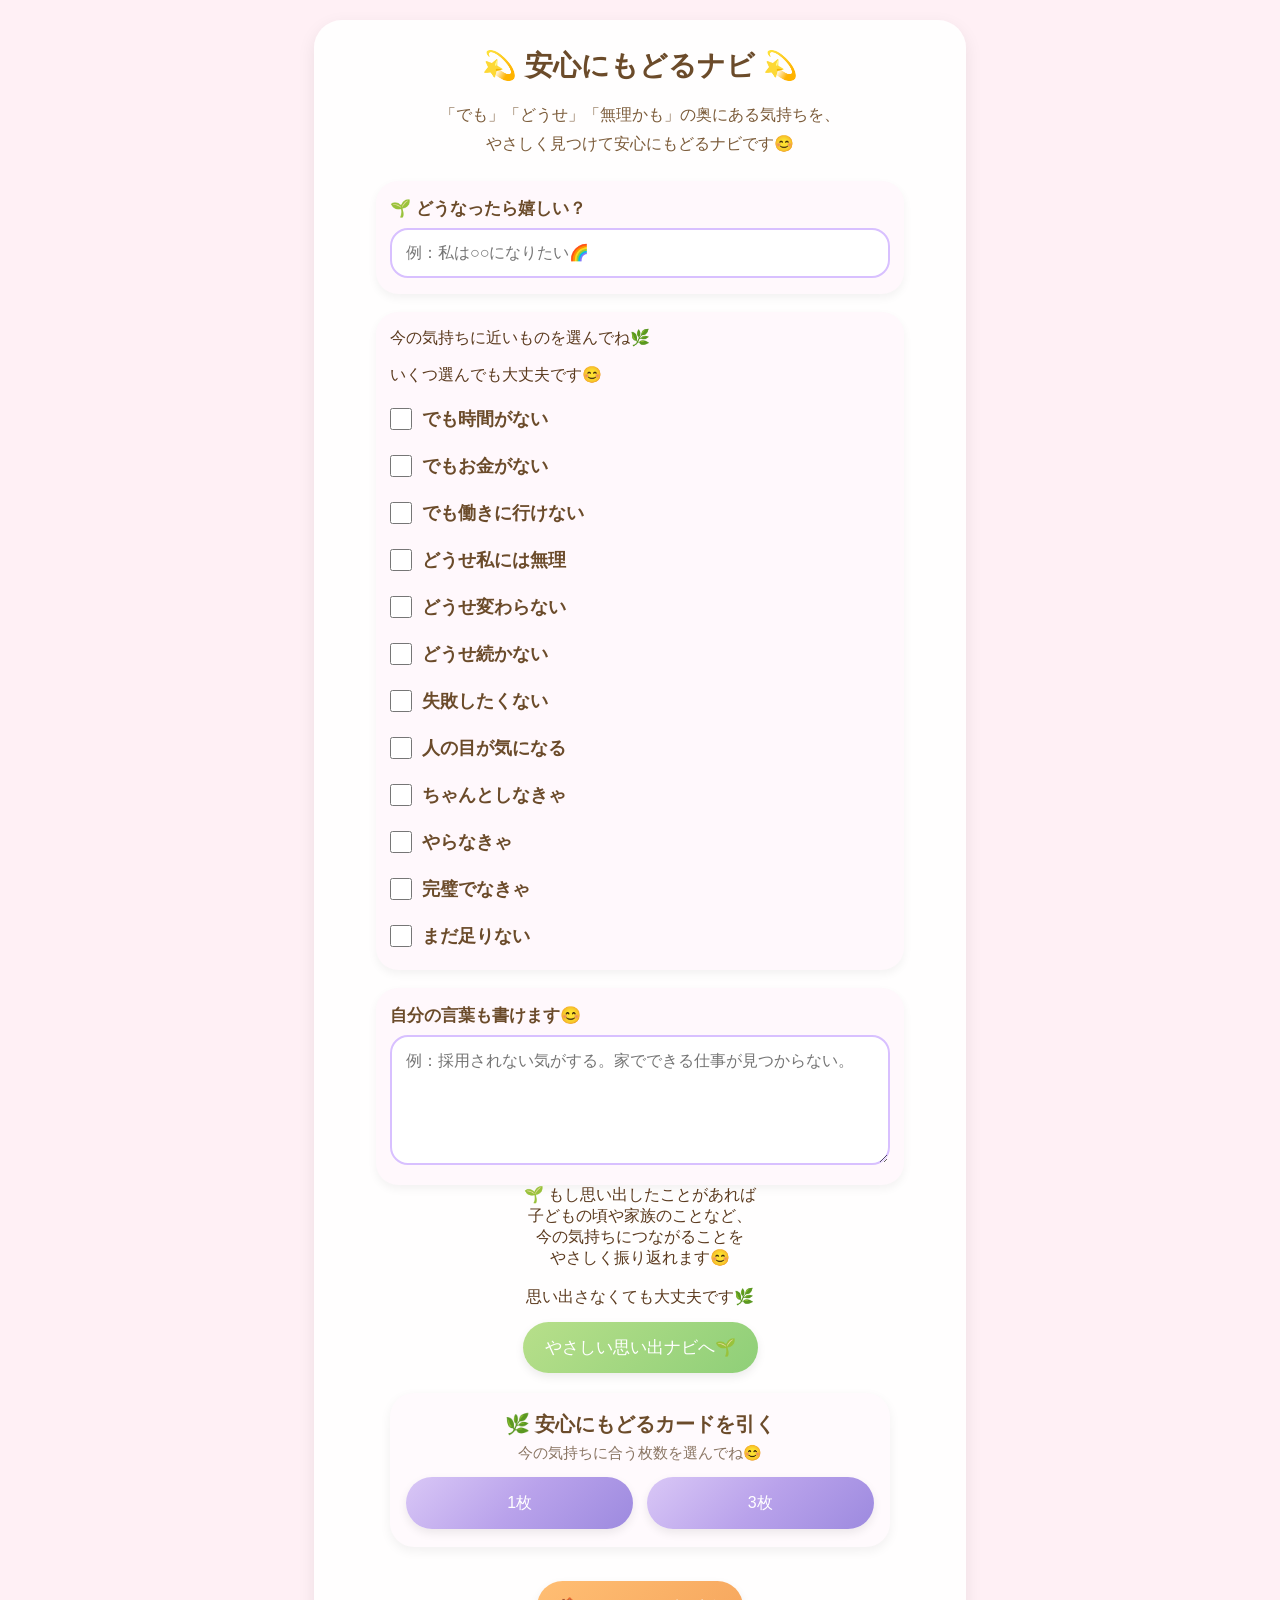
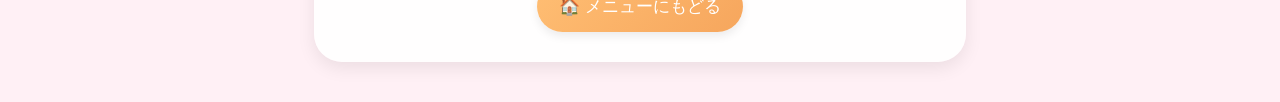
<file: boss-anshin.html>
<!DOCTYPE html>
<html lang="ja">
<head>
  <meta charset="UTF-8">

  <meta
    name="viewport"
    content="width=device-width, initial-scale=1.0"
  >

  <title>AI×思い込みカード｜思い込み解放ワークアプリ</title>

  <link
    rel="stylesheet"
    href="boss-anshin.css"
  >
</head>

<body>

  <div class="main-card">

    <!-- 入力画面 -->
    <div id="inputScreen">

      <h1>💫 安心にもどるナビ 💫</h1>

      <p class="desc">
        「でも」「どうせ」「無理かも」の奥にある気持ちを、<br>
        やさしく見つけて安心にもどるナビです😊
      </p>


      <div class="input-box">

        <label for="theme">
          🌱 どうなったら嬉しい？
        </label>

        <input
          id="theme"
          type="text"
          placeholder="例：私は○○になりたい🌈"
        >

      </div>


      <div class="input-box">

        <div class="input-title">
          今の気持ちに近いものを選んでね🌿
        </div>

        <p class="input-note">
          いくつ選んでも大丈夫です😊
        </p>

        <div class="check-list">

          <label class="check-item">
            <input
              type="checkbox"
              class="block-check"
              value="でも時間がない"
            >
            <span>でも時間がない</span>
          </label>

          <label class="check-item">
            <input
              type="checkbox"
              class="block-check"
              value="でもお金がない"
            >
            <span>でもお金がない</span>
          </label>

          <label class="check-item">
            <input
              type="checkbox"
              class="block-check"
              value="でも働きに行けない"
            >
            <span>でも働きに行けない</span>
          </label>

          <label class="check-item">
            <input
              type="checkbox"
              class="block-check"
              value="どうせ私には無理"
            >
            <span>どうせ私には無理</span>
          </label>

          <label class="check-item">
            <input
              type="checkbox"
              class="block-check"
              value="どうせ変わらない"
            >
            <span>どうせ変わらない</span>
          </label>

          <label class="check-item">
            <input
              type="checkbox"
              class="block-check"
              value="どうせ続かない"
            >
            <span>どうせ続かない</span>
          </label>

          <label class="check-item">
            <input
              type="checkbox"
              class="block-check"
              value="失敗したくない"
            >
            <span>失敗したくない</span>
          </label>

          <label class="check-item">
            <input
              type="checkbox"
              class="block-check"
              value="人の目が気になる"
            >
            <span>人の目が気になる</span>
          </label>

          <label class="check-item">
            <input
              type="checkbox"
              class="block-check"
              value="ちゃんとしなきゃ"
            >
            <span>ちゃんとしなきゃ</span>
          </label>

          <label class="check-item">
            <input
              type="checkbox"
              class="block-check"
              value="やらなきゃ"
            >
            <span>やらなきゃ</span>
          </label>

          <label class="check-item">
            <input
              type="checkbox"
              class="block-check"
              value="完璧でなきゃ"
            >
            <span>完璧でなきゃ</span>
          </label>

          <label class="check-item">
            <input
              type="checkbox"
              class="block-check"
              value="まだ足りない"
            >
            <span>まだ足りない</span>
          </label>

        </div>

      </div>


      <div class="input-box">

        <label for="customBlocks">
          自分の言葉も書けます😊
        </label>

        <textarea
          id="customBlocks"
          placeholder="例：採用されない気がする。家でできる仕事が見つからない。"
        ></textarea>

      </div>


      <!-- チェック項目と自由入力をまとめる場所 -->
      <textarea
        id="blocks"
        class="hidden"
        aria-hidden="true"
      ></textarea>


      <!-- 思い出ナビ -->
      <div class="memory-link-box">

        <div class="memory-link-title">
          🌱 もし思い出したことがあれば
        </div>

        <div class="memory-link-text">
          子どもの頃や家族のことなど、<br>
          今の気持ちにつながることを<br>
          やさしく振り返れます😊
          <br><br>
          思い出さなくても大丈夫です🌿
        </div>

        <div
          id="memorySavedNote"
          class="memory-saved-note hidden"
        >
          🌈 思い出したことが保存されています
        </div>

        <button
          class="memory-btn"
          onclick="goToMemory()"
        >
          やさしい思い出ナビへ🌱
        </button>

      </div>


      <!-- カードを引く -->
      <div class="draw-area">

        <div class="draw-title">
          🌿 安心にもどるカードを引く
        </div>

        <p class="draw-note">
          今の気持ちに合う枚数を選んでね😊
        </p>

        <div class="draw-buttons">

          <button
            class="boss-btn"
            onclick="startDrawOne()"
          >
            1枚
          </button>

          <button
            class="boss-btn"
            onclick="startDrawThree()"
          >
            3枚
          </button>

        </div>

      </div>


      <div class="button-group">

        <button
          class="back-btn"
          onclick="goToMenu()"
        >
          🏠 メニューにもどる
        </button>

      </div>

    </div>


    <!-- カード結果画面 -->
    <div
      id="cardScreen"
      class="hidden"
    >

      <h1>🌈 安心にもどるカード 🌈</h1>

      <p class="desc">
        今のあなたに出てきたカードを<br>
        やさしく眺めてみてね😊
      </p>


      <div
        id="cardsArea"
        class="cards-area"
      ></div>


      <button
        id="copyBtn"
        class="copy-btn"
        onclick="copyPrompt()"
        disabled
      >
        🐶 チャッピーGPTへ送る文章をコピー
      </button>


      <p class="note">
        AIの答えは絶対ではなく、<br>
        今の自分をやさしく整理するためのヒントです🌿
      </p>


      <div class="button-group">

        <button
          class="back-btn"
          onclick="backToInput()"
        >
          ↩️ 入力画面に戻る
        </button>

        <button
          class="back-btn"
          onclick="goToMenu()"
        >
          🏠 メニューにもどる
        </button>

      </div>

    </div>

  </div>


  <script src="boss-anshin.js?v=4"></script>


  <script>

    /* 選んだ気持ちと自由入力をまとめる */
    function collectBlocks(){
      const selected = [];

      document
        .querySelectorAll(".block-check:checked")
        .forEach((checkbox) => {
          selected.push(checkbox.value);
        });

      const customText =
        document
          .getElementById("customBlocks")
          .value
          .trim();

      if(customText){
        selected.push(customText);
      }

      const blocksText =
        selected.join("\n");

      document
        .getElementById("blocks")
        .value = blocksText;

      return blocksText;
    }


    /* 現在の入力内容を保存する */
    function saveAnshinInputs(){
      const theme =
        document
          .getElementById("theme")
          .value;

      const customBlocks =
        document
          .getElementById("customBlocks")
          .value;

      const selectedBlocks = [];

      document
        .querySelectorAll(".block-check:checked")
        .forEach((checkbox) => {
          selectedBlocks.push(checkbox.value);
        });

      localStorage.setItem(
        "anshinTheme",
        theme
      );

      localStorage.setItem(
        "anshinCustomBlocks",
        customBlocks
      );

      localStorage.setItem(
        "anshinSelectedBlocks",
        JSON.stringify(selectedBlocks)
      );

      collectBlocks();
    }


    /* 保存した入力内容を復元する */
    function loadAnshinInputs(){
      const savedTheme =
        localStorage.getItem("anshinTheme") || "";

      const savedCustomBlocks =
        localStorage.getItem("anshinCustomBlocks") || "";

      let savedSelectedBlocks = [];

      try{
        savedSelectedBlocks =
          JSON.parse(
            localStorage.getItem(
              "anshinSelectedBlocks"
            ) || "[]"
          );
      }catch(error){
        savedSelectedBlocks = [];
      }

      document
        .getElementById("theme")
        .value = savedTheme;

      document
        .getElementById("customBlocks")
        .value = savedCustomBlocks;

      document
        .querySelectorAll(".block-check")
        .forEach((checkbox) => {
          checkbox.checked =
            savedSelectedBlocks.includes(
              checkbox.value
            );
        });

      collectBlocks();
    }


    /* 思い出ナビへ進む */
    function goToMemory(){
      saveAnshinInputs();

      sessionStorage.setItem(
        "returnFromMemory",
        "true"
      );

      location.href =
        "omoide.html";
    }


    /* 思い出が保存されているか表示する */
    function updateMemorySavedNote(){
      const memoryChecks =
        localStorage.getItem("memoryChecks");

      const memoryText =
        (
          localStorage.getItem("memoryText") ||
          ""
        ).trim();

      let hasMemoryChecks = false;

      try{
        const parsedChecks =
          JSON.parse(memoryChecks || "[]");

        hasMemoryChecks =
          Array.isArray(parsedChecks) &&
          parsedChecks.length > 0;
      }catch(error){
        hasMemoryChecks = false;
      }

      const note =
        document.getElementById(
          "memorySavedNote"
        );

      if(hasMemoryChecks || memoryText){
        note.classList.remove("hidden");
      }else{
        note.classList.add("hidden");
      }
    }


    /* カードを引く前の確認 */
    function validateInputs(){
      const theme =
        document
          .getElementById("theme")
          .value
          .trim();

      const blocks =
        collectBlocks();

      if(!theme){
        alert(
          "どうなったら嬉しいか入れてね😊"
        );

        return false;
      }

      if(!blocks){
        alert(
          "今の気持ちに近いものを選ぶか、自分の言葉を入れてね🌿"
        );

        return false;
      }

      saveAnshinInputs();

      return true;
    }


    /* カード結果画面を開く */
    function openCardScreen(){
      document
        .getElementById("inputScreen")
        .classList
        .add("hidden");

      document
        .getElementById("cardScreen")
        .classList
        .remove("hidden");

      window.scrollTo({
        top: 0,
        behavior: "smooth"
      });
    }


    /* 1枚引き */
    function startDrawOne(){
      if(!validateInputs()){
        return;
      }

      openCardScreen();
      drawBossOne();
    }


    /* 3枚引き */
    function startDrawThree(){
      if(!validateInputs()){
        return;
      }

      openCardScreen();
      drawBossThree();
    }


    /* 入力画面へ戻る */
    function backToInput(){
      document
        .getElementById("cardScreen")
        .classList
        .add("hidden");

      document
        .getElementById("inputScreen")
        .classList
        .remove("hidden");

      window.scrollTo({
        top: 0,
        behavior: "smooth"
      });
    }


    /* 前回の安心ナビ入力を消す */
    function clearAnshinInputs(){
      document
        .getElementById("theme")
        .value = "";

      document
        .getElementById("customBlocks")
        .value = "";

      document
        .getElementById("blocks")
        .value = "";

      document
        .querySelectorAll(".block-check")
        .forEach((checkbox) => {
          checkbox.checked = false;
        });

      localStorage.removeItem(
        "anshinTheme"
      );

      localStorage.removeItem(
        "anshinCustomBlocks"
      );

      localStorage.removeItem(
        "anshinSelectedBlocks"
      );

      localStorage.removeItem(
        "memoryChecks"
      );

      localStorage.removeItem(
        "memoryText"
      );
    }


    /* 入力内容を消して単独版メニューへ戻る */
    function goToMenu(){
      clearAnshinInputs();

      sessionStorage.removeItem(
        "returnFromMemory"
      );

      location.href =
        "https://chappy-sally.github.io/chappy-sally-anshin-navi/";
    }


    /* ページを開いたとき */
    window.addEventListener(
      "DOMContentLoaded",
      () => {
        const returnFromMemory =
          sessionStorage.getItem(
            "returnFromMemory"
          ) === "true";

        if(returnFromMemory){
          loadAnshinInputs();

          sessionStorage.removeItem(
            "returnFromMemory"
          );
        }else{
          clearAnshinInputs();
        }

        updateMemorySavedNote();

        const themeInput =
          document.getElementById("theme");

        const customBlocksInput =
          document.getElementById(
            "customBlocks"
          );

        themeInput.addEventListener(
          "input",
          saveAnshinInputs
        );

        customBlocksInput.addEventListener(
          "input",
          saveAnshinInputs
        );

        document
          .querySelectorAll(".block-check")
          .forEach((checkbox) => {
            checkbox.addEventListener(
              "change",
              saveAnshinInputs
            );
          });
      }
    );

  </script>

</body>
</html>
</file>
<file: boss-anshin.css>
body{
  font-family:"Hiragino Kaku Gothic ProN", sans-serif;
  text-align:center;
  background:#fff0f5;
  padding:20px 14px 40px;
  color:#5b3a1e;
  margin:0;
}

.main-card{
  width:92%;
  max-width:620px;
  margin:0 auto;
  background:rgba(255,255,255,0.92);
  border-radius:28px;
  padding:26px 16px 30px;
  box-shadow:0 6px 18px rgba(0,0,0,0.08);
}

h1{
  font-size:28px;
  color:#6b4b2a;
  line-height:1.4;
  margin:0 0 14px;
}

.desc{
  font-size:16px;
  line-height:1.8;
  color:#7b5b39;
  margin-bottom:22px;
}

.input-box{
  width:92%;
  max-width:500px;
  margin:18px auto 0;
  padding:16px 14px;
  background:#fff8fc;
  border-radius:22px;
  box-shadow:0 4px 10px rgba(0,0,0,0.05);
  text-align:left;
}

label{
  display:block;
  font-size:17px;
  font-weight:bold;
  color:#6b4b2a;
  margin-bottom:8px;
}

input,textarea{
  width:100%;
  padding:14px;
  border-radius:18px;
  border:2px solid #d8c0ff;
  font-size:16px;
  box-sizing:border-box;
  background:white;
  font-family:inherit;
}

textarea{
  height:130px;
  resize:vertical;
}

button{
  padding:14px 22px;
  margin:14px 6px 0;
  border:none;
  border-radius:28px;
  color:white;
  font-size:17px;
  cursor:pointer;
  box-shadow:0 4px 10px rgba(0,0,0,0.08);
}

.boss-btn{
  background:linear-gradient(135deg,#233b6e,#3f5f9a,#6d85c4);
}

.copy-btn{
  background:linear-gradient(135deg,#f6b1c7,#eab0f5);
}

.copy-btn:disabled{
  opacity:0.4;
  cursor:not-allowed;
}

.back-btn{
  background:linear-gradient(135deg,#ffbe73,#f6a65d);
}

.cards-area{
  display:flex;
  justify-content:center;
  flex-wrap:wrap;
  gap:28px 24px;
  margin:26px auto 0;
}

.mini-card{
  width:220px;
  background:transparent;
  border:none;
  border-radius:0;
  padding:0;
  box-shadow:none;
  box-sizing:border-box;
  text-align:center;
}

.mini-card img{
  width:220px;
  max-width:100%;
  border-radius:14px;
  box-shadow:0 6px 14px rgba(0,0,0,0.18);
  background:white;
  display:block;
}

.card-label{
  font-size:18px;
  color:#6b4b2a;
  margin-top:10px;
  line-height:1.5;
  white-space:normal;
}

.card-name{
  font-size:20px;
  font-weight:normal;
  color:#5b3a1e;
  margin-top:2px;
  line-height:1.5;
  white-space:normal;
}

.note{
  font-size:13px;
  line-height:1.7;
  color:#8a7f76;
  margin:20px auto 0;
  width:90%;
}

.button-group{
  margin-top:10px;
}

.hidden{
  display:none !important;
}

@media(max-width:480px){
  h1{font-size:24px;}
  button{font-size:15px;}
  .desc{font-size:15px;}

  .cards-area{
    gap:28px 24px;
  }

  .mini-card{
    width:42%;
  }

  .mini-card img{
    width:100%;
  }

  .card-label{
    font-size:18px;
  }

  .card-name{
    font-size:20px;
  }
}

/* チェック項目を横並びにする */
.check-list{
  display:flex;
  flex-direction:column;
  gap:14px;
  margin-top:14px;
}

.check-item{
  display:flex;
  align-items:center;
  justify-content:flex-start;
  gap:12px;
  width:100%;
  font-size:18px;
  font-weight:bold;
  color:#6b4b2a;
  text-align:left;
  cursor:pointer;
}

.check-item input[type="checkbox"]{
  width:22px;
  height:22px;
  margin:0;
  flex-shrink:0;
  accent-color:#8f86e8;
}

.check-item span{
  display:block;
  line-height:1.5;
}


/* カードを引くボタンを横並びにする */
#inputScreen .button-group{
  display:flex;
  justify-content:center;
  align-items:stretch;
  flex-wrap:nowrap;
  gap:12px;
  margin-top:20px;
}

#inputScreen .boss-btn{
  width:48%;
  min-width:0;
  margin:0;
  padding:14px 8px;
  font-size:16px;
  line-height:1.5;
}


/* スマホがかなり細い場合だけ縦並び */
@media(max-width:360px){
  #inputScreen .button-group{
    flex-wrap:wrap;
  }

  #inputScreen .boss-btn{
    width:100%;
  }
}

/* チェックボックスだけ、普通の入力欄の設定を解除 */
.check-item{
  display:flex !important;
  align-items:center !important;
  justify-content:flex-start !important;
  gap:10px !important;
  width:100% !important;
  margin:0 !important;
  padding:4px 0 !important;
  text-align:left !important;
}

.check-item input[type="checkbox"]{
  width:22px !important;
  height:22px !important;
  min-width:22px !important;
  max-width:22px !important;
  margin:0 !important;
  padding:0 !important;
  flex:0 0 22px !important;
  border-radius:4px !important;
}

.check-item span{
  display:inline !important;
  width:auto !important;
  margin:0 !important;
  line-height:1.5 !important;
  font-size:18px !important;
  font-weight:bold;
  color:#6b4b2a;
}

.check-list{
  display:flex;
  flex-direction:column;
  gap:12px;
}

.draw-area{
  width:92%;
  max-width:500px;
  margin:20px auto 0;
  padding:18px 14px;
  background:#fffafd;
  border-radius:24px;
  box-shadow:0 4px 12px rgba(0,0,0,0.06);
  box-sizing:border-box;
}

.draw-title{
  font-size:20px;
  font-weight:bold;
  color:#6b4b2a;
  margin-bottom:6px;
}

.draw-note{
  font-size:15px;
  color:#8a7563;
  margin:0 0 14px;
}

.draw-buttons{
  display:flex;
  justify-content:center;
  gap:14px;
}

.draw-buttons .boss-btn{
  width:46%;
  min-width:0;
  margin:0;
  padding:14px 8px;
  font-size:18px;
  background:linear-gradient(
    135deg,
    #d9c7f6,
    #b9a2eb,
    #9d8adf
  );
}

.memory-btn{
  background:linear-gradient(
    135deg,
    #b7df8a,
    #8fcf78
  );
  color:white;
}
</file>
